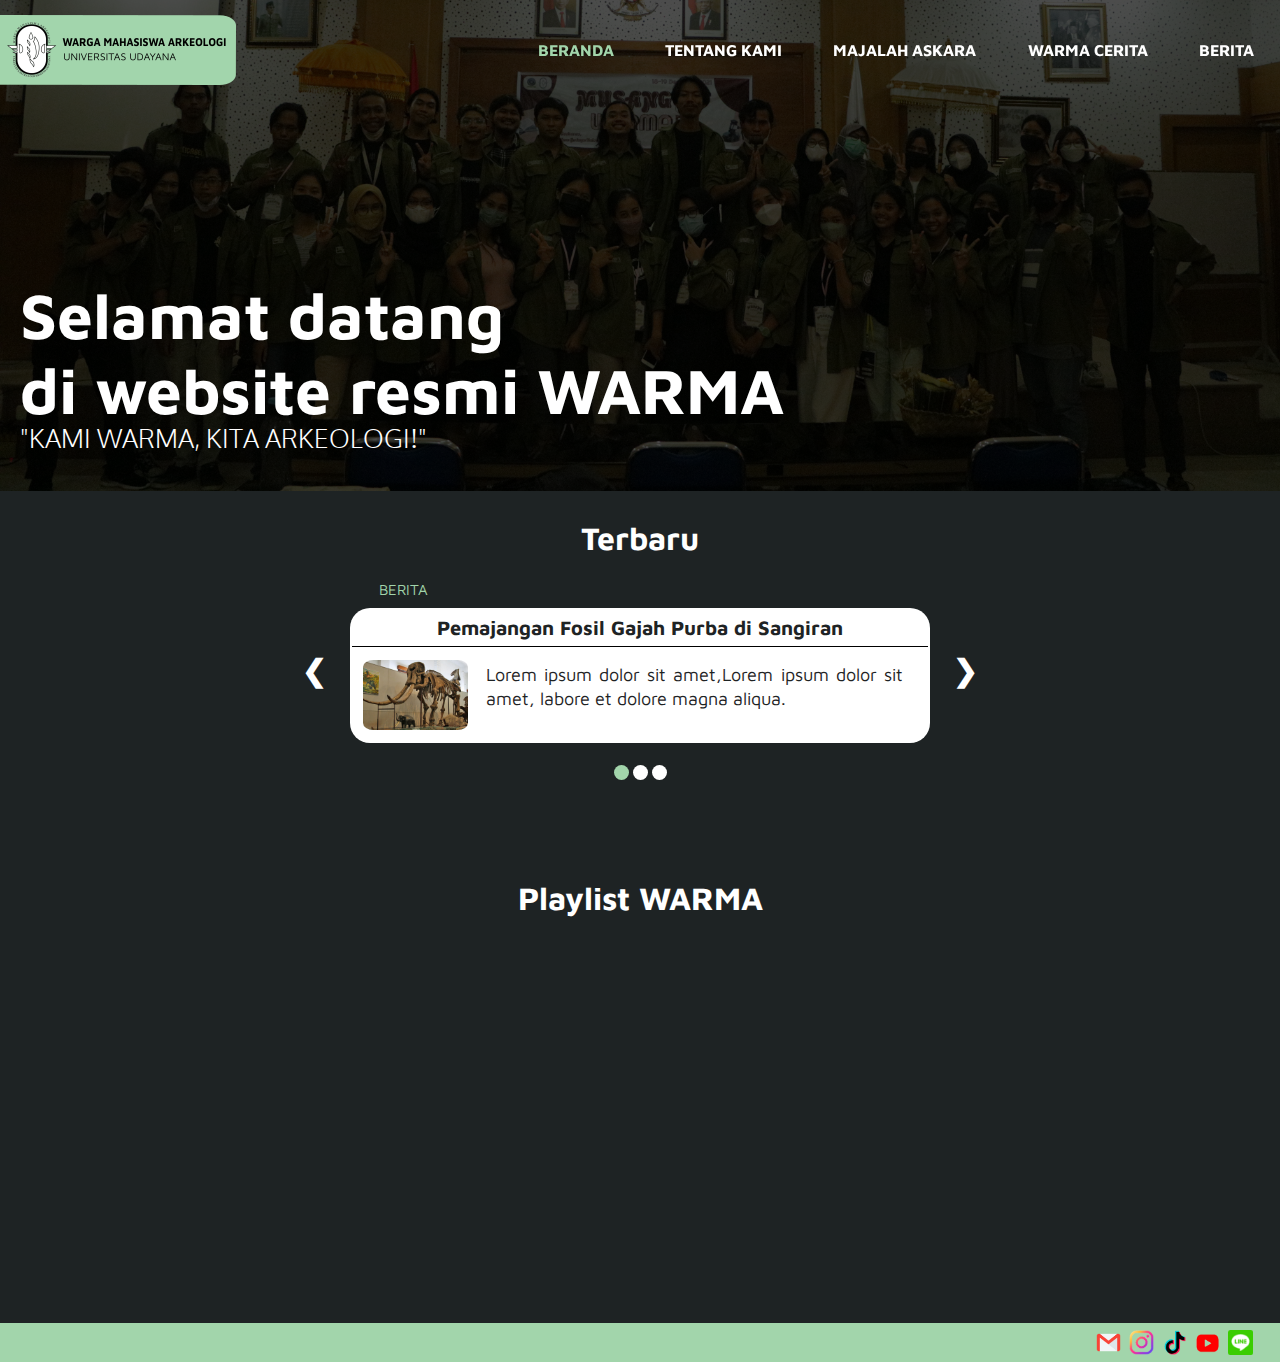
<file: index.html>
<!doctype html>
<html>
	<head>
		<meta name="viewport" content="width=device-width, initial-scale=1"/>
		<link rel="stylesheet" href="assets/css/mainstyles.css"/>
		<title>Selamat datang di website resmi WARMA</title>
		</head>
		<nav>
			<input id="nav-toggle" type="checkbox">
			<div class="logo"><img src="assets/media/img/logo.png"/></div>
				<ul class="links">
					<li><a href="#home" style="color: #A2D5AB;">BERANDA</a></li>
					<li><a href="about.html">TENTANG KAMI</a></li>
					<li><a href="port-askara.html">MAJALAH ASKARA</a></li>
					<li><a href="port-warma-cerita.html">WARMA CERITA</a></li>
					<li><a href="port-berita.html">BERITA</a></li>
				</ul>
			<label for="nav-toggle" class="iconic">
				<div class="line"></div>
				<div class="line"></div>
				<div class="line"></div>
			</label>
		</nav>
	<header>
		<h1 style="font-size:5vw"><b>Selamat datang</b></h1>
		<h1 style="font-size:5vw"><b>di website resmi WARMA</b></h1>
		<p/>
		<p style="font-size:2vw">"KAMI WARMA, KITA ARKEOLOGI!"</p>
    </header>
	<body>
	    <h2 class="new" align="center" style="padding-top: 1vw;"><b>Terbaru</b></h2>
		<p>
<div class="slideshow-container">
  <div class="mySlides fade">
    <div class="context-text">BERITA</div>
	  <table>
		  <tr>
			<th colspan="2" style="border-bottom: 1px solid #000;"><a href="unipage.html" align="center">Pemajangan Fosil Gajah Purba di Sangiran</a></th>
		  </tr>
		  <tr>
    		<td><img class="image-slide" src="assets/media/img/gajah.jpg" ></td>
			<td class="description"><p class="text" style="color: #1E2324;">Lorem ipsum dolor sit amet,Lorem ipsum dolor sit amet, labore et dolore magna aliqua.</p></td>
		  </tr>
	  </table>
  </div>

  <div class="mySlides fade"> 
	  <div class="context-text">WARMA CERITA</div>
    	<table>
		  <tr>
			<th colspan="2" style="border-bottom: 1px solid #000;"><a href="unipage.html" align="center">Pemajangan Fosil Gajah Purba di Sangiran</a></th>
		  </tr>
		  <tr>
    		<td><img class="image-slide" src="assets/media/img/gajah.jpg" ></td>
			<td class="description"><p style="color: #1E2324;">Lorem ipsum dolor sit amet,Lorem ipsum dolor sit amet, labore et dolore magna aliqua.</p></td>
		  </tr>
	  </table>
  </div>
  <div class="mySlides fade">
	  <div class="context-text">MAJALAH ASKARA</div>
	  	<table>
		  <tr>
			<th colspan="2" style="border-bottom: 1px solid #000;"><a href="unipage.html" align="center">Pemajangan Fosil Gajah Purba di Sangiran</a></th>
		  </tr>
		  <tr>
    		<td><img class="image-slide" src="assets/media/img/gajah.jpg" ></td>
			<td class="description"><p style="color: #1E2324;">Lorem ipsum dolor sit amet,Lorem ipsum dolor sit amet, labore et dolore magna aliqua.</p></td>
		  </tr>
	  </table>
  </div>
  <a class="prev" onclick="plusSlides(-1)">&#10094;</a>
  <a class="next" onclick="plusSlides(1)">&#10095;</a>
</div>
<br>
<div style="text-align:center">
  <span class="dot" onclick="currentSlide(1)"></span>
  <span class="dot" onclick="currentSlide(2)"></span>
  <span class="dot" onclick="currentSlide(3)"></span>
</div>
<p/>
<script>
let slideIndex = 1;
showSlides(slideIndex);

function plusSlides(n) {
  showSlides(slideIndex += n);
}

function currentSlide(n) {
  showSlides(slideIndex = n);
}

function showSlides(n) {
  let i;
  let slides = document.getElementsByClassName("mySlides");
  let dots = document.getElementsByClassName("dot");
  if (n > slides.length) {slideIndex = 1}    
  if (n < 1) {slideIndex = slides.length}
  for (i = 0; i < slides.length; i++) {
    slides[i].style.display = "none";  
    }
  for (i = 0; i < dots.length; i++) {
    dots[i].className = dots[i].className.replace(" active", "");
  }
  slides[slideIndex-1].style.display = "block";  
  dots[slideIndex-1].className += " active";
}
</script>
	<div align="center">
		<h2 class="new" style="padding-top: 1vw;"><b>Playlist WARMA</b></h2>
		<iframe class="embed" src="https://www.youtube.com/embed/KaK3lZ2EJnI" frameborder="0" allow="autoplay; encrypted-media; picture-in-picture" allowfullscreen></iframe>
	</div>
	</body>
	<footer>
		<div>
            <div>
				<a href="mailto:warmaunud28@gmail.com" class="link" target="_blank" rel="noopener noreferrer"><img src="assets/media/img/email.png"/ height="25px" width="25px"/></a>
                <a href="https://www.instagram.com/warmaunud/" class="link" target="_blank" rel="noopener noreferrer"><img src="assets/media/img/ig.png"/ height="25px" width="25px"/></a>
                <a href="https://www.tiktok.com/@warmaunud" class="link" target="_blank" rel="noopener noreferrer"><img src="assets/media/img/tk.png" height="25px" width="25px"/></a>
				<a href="https://www.youtube.com/channel/UCrjdNkIeVf4mr_xl1fE5mSQ" class="link" target="_blank" rel="noopener noreferrer"><img src="assets/media/img/yt.png" height="25px" width="25px"/></a>
				<a href="https://liff.line.me/1645278921-kWRPP32q/?accountId=323xbxzs" class="link" target="_blank" rel="noopener noreferrer"><img src="assets/media/img/line.png"/ height="25px" width="25px"/></a>
            </div>
        </div>
	</footer>
</html>
</file>
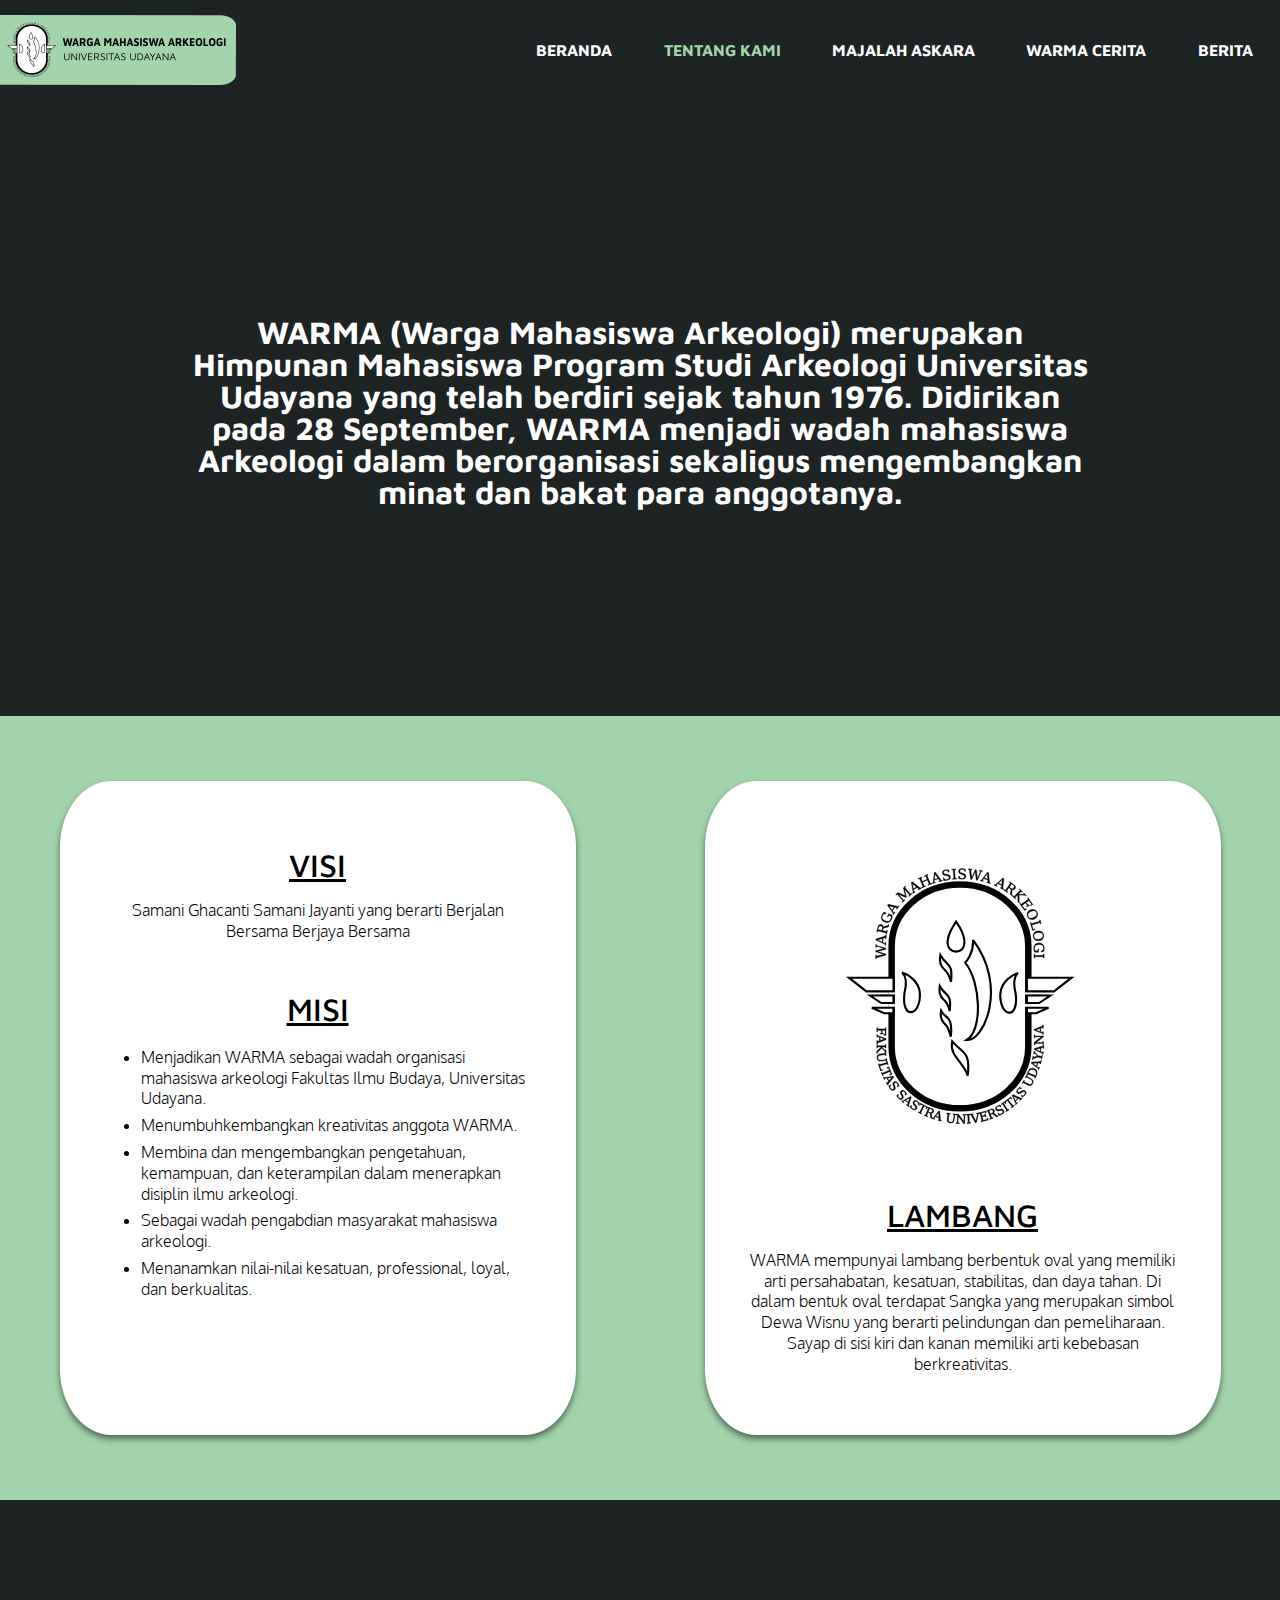
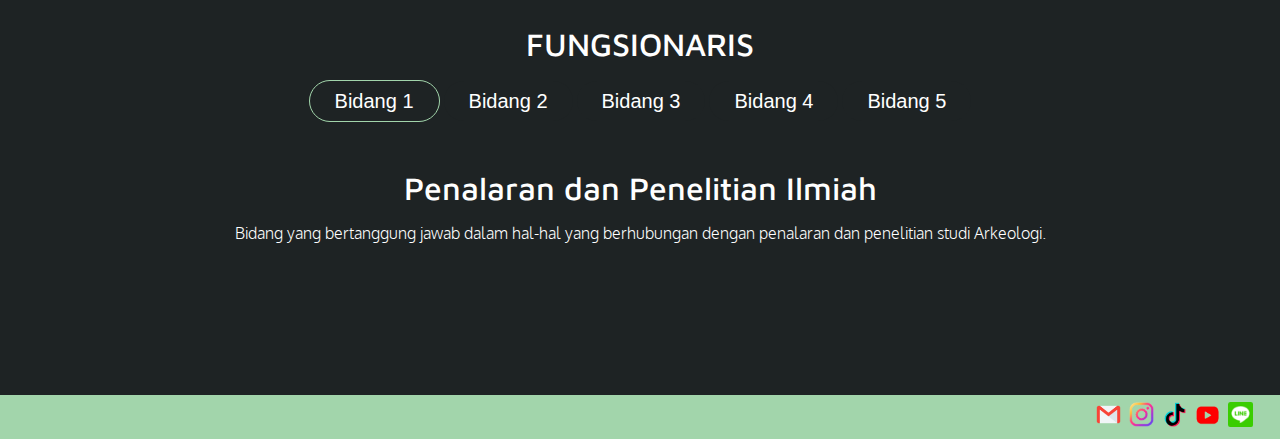
<file: about.html>
<!doctype html>
<html>
	<head>
		<meta name="viewport" content="width=device-width, initial-scale=1"/>
		<link rel="stylesheet" href="assets/css/about-styles.css"/>
		<title>WARMA CERITA - WARMA UDAYANA</title>
		</head>
		<header>
		<nav>
			<input id="nav-toggle" type="checkbox"/>
			<div class="logo"><img src="assets/media/img/logo.png"/></div>
				<ul class="links">
					<li><a href="index.html">BERANDA</a></li>
					<li><a href="#" style="color: #A2D5AB;">TENTANG KAMI</a></li>
					<li><a href="port-askara.html">MAJALAH ASKARA</a></li>
					<li><a href="port-warma-cerita.html">WARMA CERITA</a></li>
					<li><a href="port-berita.html">BERITA</a></li>
				</ul>
			<label for="nav-toggle" class="iconic">
				<div class="line"></div>
				<div class="line"></div>
				<div class="line"></div>
			</label>
		</nav>
			<div class="content">
			<h1 align="center"><b>WARMA (Warga Mahasiswa Arkeologi) merupakan Himpunan Mahasiswa Program Studi Arkeologi Universitas Udayana yang telah berdiri sejak tahun 1976. Didirikan pada 28 September, WARMA menjadi wadah mahasiswa Arkeologi dalam berorganisasi sekaligus mengembangkan minat dan bakat para anggotanya.</b></h1>
			</div>
		</header>
	<body>
		<div class="vision">
			<div class="tab">
			<table>
					<tr>
						<td><h2 align="center"><u>VISI</u></h2>
							<p align="center">Samani Ghacanti Samani Jayanti yang berarti Berjalan Bersama Berjaya Bersama</p>
							<p/>
							<h2 align="center"><u>MISI</u></h2>
								<ul>
									<li>Menjadikan WARMA sebagai wadah organisasi mahasiswa arkeologi Fakultas Ilmu Budaya, Universitas Udayana.</li>
									<li>Menumbuhkembangkan kreativitas anggota WARMA.</li>
									<li>Membina dan mengembangkan pengetahuan, kemampuan, dan keterampilan dalam menerapkan disiplin ilmu arkeologi.</li>
									<li>Sebagai wadah pengabdian masyarakat mahasiswa arkeologi.</li>
									<li>Menanamkan nilai-nilai kesatuan, professional, loyal, dan berkualitas.</li>
								</ul>
							</td>
						</tr>
				</table>
			</div>
			<div class="tab">
				<table>
					<tr>
						<td><img src="assets/media/img/v-logo.svg" class="img" width="250px" height="350px"/>
							<h2 align="center"><u>LAMBANG</u></h2>
							<p align="center">WARMA mempunyai lambang berbentuk oval yang memiliki arti persahabatan, kesatuan, stabilitas, dan daya tahan. Di dalam bentuk oval terdapat Sangka yang merupakan simbol Dewa Wisnu yang berarti pelindungan dan pemeliharaan. Sayap di sisi kiri dan kanan memiliki arti kebebasan berkreativitas.</p>
						</td>
					</tr>
				</table>
			</div>
		</div>
		<div class="content">
			<h2 align="center">FUNGSIONARIS</h2>
				<div class="funx" role="navigation" align="center">
  					<button class="tablinks" onclick="openFunx(event, 'Bidang1')" id="defaultOpen">Bidang 1</button>
  					<button class="tablinks" onclick="openFunx(event, 'Bidang2')">Bidang 2</button>
  					<button class="tablinks" onclick="openFunx(event, 'Bidang3')">Bidang 3</button>
					<button class="tablinks" onclick="openFunx(event, 'Bidang4')">Bidang 4</button>
					<button class="tablinks" onclick="openFunx(event, 'Bidang5')">Bidang 5</button>
				</div>
				<div id="Bidang1" class="funxcontent" align="center">
  					<h2>Penalaran dan Penelitian Ilmiah</h2>
  					<p>Bidang yang bertanggung jawab dalam hal-hal yang berhubungan dengan penalaran dan penelitian studi Arkeologi.</p>
				</div>
				<div id="Bidang2" class="funxcontent" align="center">
					<h2>Hubungan Masyarakat</h2>
					<p>Bidang yang bertanggung jawab dalam menjalin hubungan dengan pihak internal (WARMA) dan eksternal (di luar WARMA).</p> 
				</div>
				<div id="Bidang3" class="funxcontent" align="center">
  					<h2>Logistik</h2>
  					<p>Bidang yang bertanggung jawab dalam hal pendataan peralatan dan perlengkapan WARMA.</p>
				</div>
				<div id="Bidang4" class="funxcontent" align="center">
  					<h2>Minat dan Bakat</h2>
  					<p>Bidang yang berfungsi sebagai wadah atau sarana penyalur minat dan bakat anggota WARMA</p>
				</div>
				<div id="Bidang5" class="funxcontent" align="center">
  					<h2>Dana dan Usaha</h2>
  					<p>Bidang yang bertanggung jawab dalam penggalangan dana, baik dalam bentuk usaha, atau lainnya demi kepentingan WARMA</p>
				</div>
<script>
function openFunx(evt, cityName) {
  	var i, funxcontent, tablinks;
  	funxcontent = document.getElementsByClassName("funxcontent");
  	for (i = 0; i < funxcontent.length; i++) {
    	funxcontent[i].style.display = "none";
  	}
  	tablinks = document.getElementsByClassName("tablinks");
  	for (i = 0; i < tablinks.length; i++) {
    	tablinks[i].className = tablinks[i].className.replace(" active", "");
  	}
  	document.getElementById(cityName).style.display = "block";
  	evt.currentTarget.className += " active";
	}
document.getElementById("defaultOpen").click();
</script>
		</div>
	</body>
	<footer>
		<div>
            <div>
                <a href="mailto:warmaunud28@gmail.com" target="_blank" rel="noopener noreferrer"><img src="assets/media/img/email.png"/ height="25px" width="25px"/></a>
                <a href="https://www.instagram.com/warmaunud/" target="_blank" rel="noopener noreferrer"><img src="assets/media/img/ig.png"/ height="25px" width="25px"/></a>
                <a href="https://www.tiktok.com/@warmaunud" target="_blank" rel="noopener noreferrer"><img src="assets/media/img/tk.png" height="25px" width="25px"/></a>
				<a href="https://www.youtube.com/channel/UCrjdNkIeVf4mr_xl1fE5mSQ" target="_blank" rel="noopener noreferrer"><img src="assets/media/img/yt.png" height="25px" width="25px"/></a>
				<a href="https://liff.line.me/1645278921-kWRPP32q/?accountId=323xbxzs" target="_blank" rel="noopener noreferrer"><img src="assets/media/img/line.png"/ height="25px" width="25px"/></a>
            </div>
        </div>
	</footer>
</html>
</file>
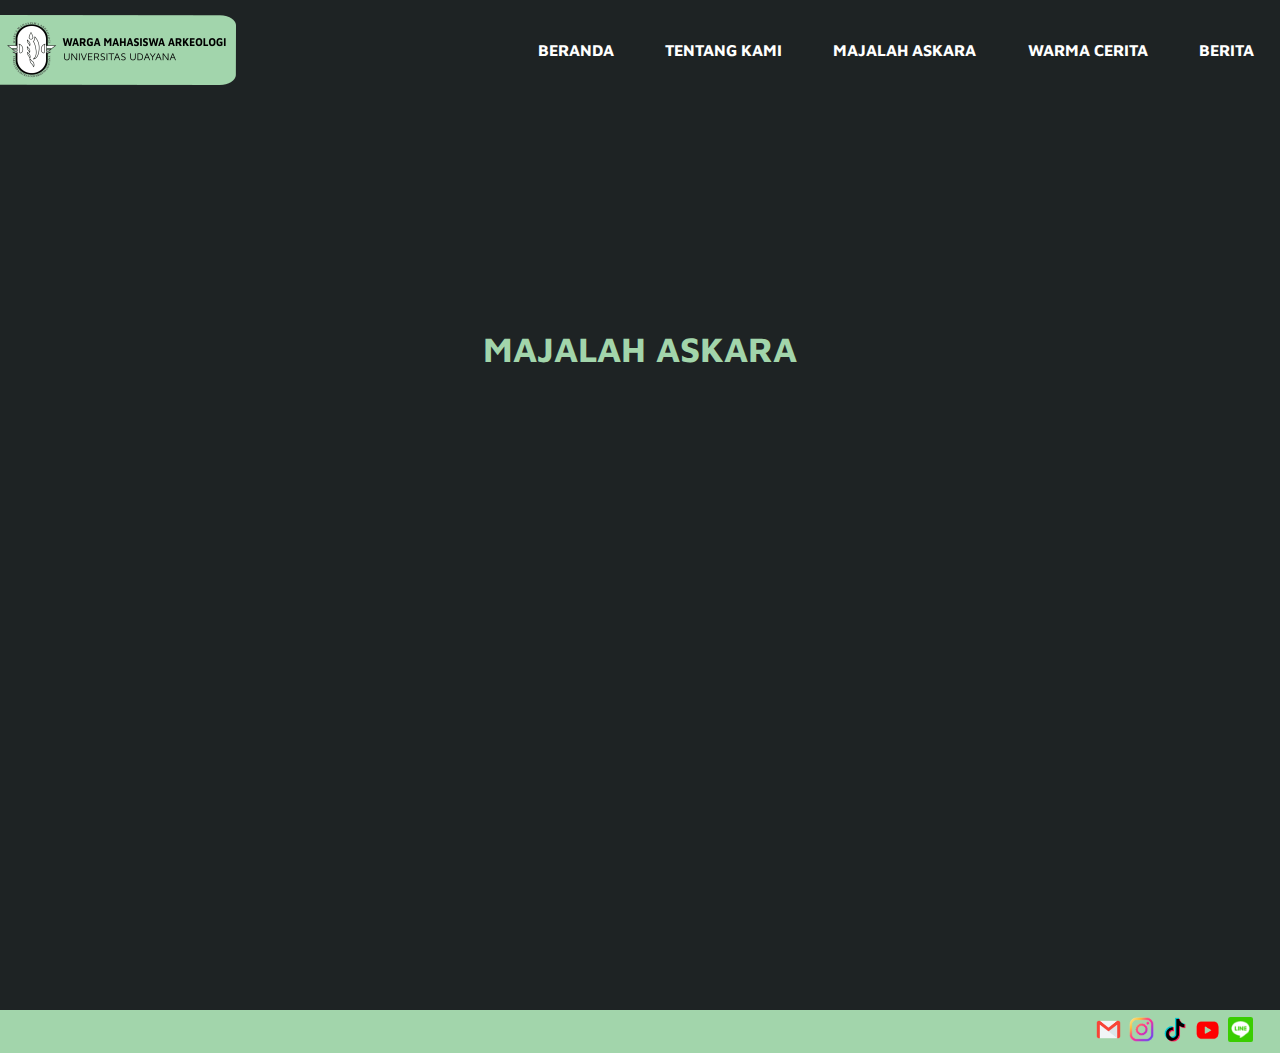
<file: askara.html>
<!doctype html>
<html>
	<head>
		<meta name="viewport" content="width=device-width, initial-scale=1"/>
		<link rel="stylesheet" href="assets/css/askara-styles.css"/>
		<title>Selamat datang di website resmi WARMA</title>
		</head>
		<nav>
			<input id="nav-toggle" type="checkbox"/>
			<div class="logo"><img src="assets/media/img/logo.png"/></div>
				<ul class="links">
					<li><a href="index.html">BERANDA</a></li>
					<li><a href="about.html">TENTANG KAMI</a></li>
					<li><a href="port-askara.html">MAJALAH ASKARA</a></li>
					<li><a href="port-warma-cerita.html">WARMA CERITA</a></li>
					<li><a href="port-berita.html">BERITA</a></li>
				</ul>
			<label for="nav-toggle" class="iconic">
				<div class="line"></div>
				<div class="line"></div>
				<div class="line"></div>
			</label>
		</nav>
	<header>
		<div>
			<h1 align="center"><b>MAJALAH ASKARA</b></h1>
		</div>
    </header>
	<body>
		<div>
			<div align="center">
			<iframe src="https://archive.org/embed/askara-april-2021" frameborder="0" webkitallowfullscreen="true" mozallowfullscreen="true" allowfullscreen></iframe>
			</div>
		</div>
	</body>
	<footer>
		<div>
            <div>
				<a href="mailto:warmaunud28@gmail.com" class="link" target="_blank" rel="noopener noreferrer"><img src="assets/media/img/email.png"/ height="25px" width="25px"/></a>
                <a href="https://www.instagram.com/warmaunud/" class="link" target="_blank" rel="noopener noreferrer"><img src="assets/media/img/ig.png"/ height="25px" width="25px"/></a>
                <a href="https://www.tiktok.com/@warmaunud" class="link" target="_blank" rel="noopener noreferrer"><img src="assets/media/img/tk.png" height="25px" width="25px"/></a>
				<a href="https://www.youtube.com/channel/UCrjdNkIeVf4mr_xl1fE5mSQ" class="link" target="_blank" rel="noopener noreferrer"><img src="assets/media/img/yt.png" height="25px" width="25px"/></a>
				<a href="https://liff.line.me/1645278921-kWRPP32q/?accountId=323xbxzs" class="link" target="_blank" rel="noopener noreferrer"><img src="assets/media/img/line.png"/ height="25px" width="25px"/></a>
            </div>
        </div>
	</footer>
</html>
</file>
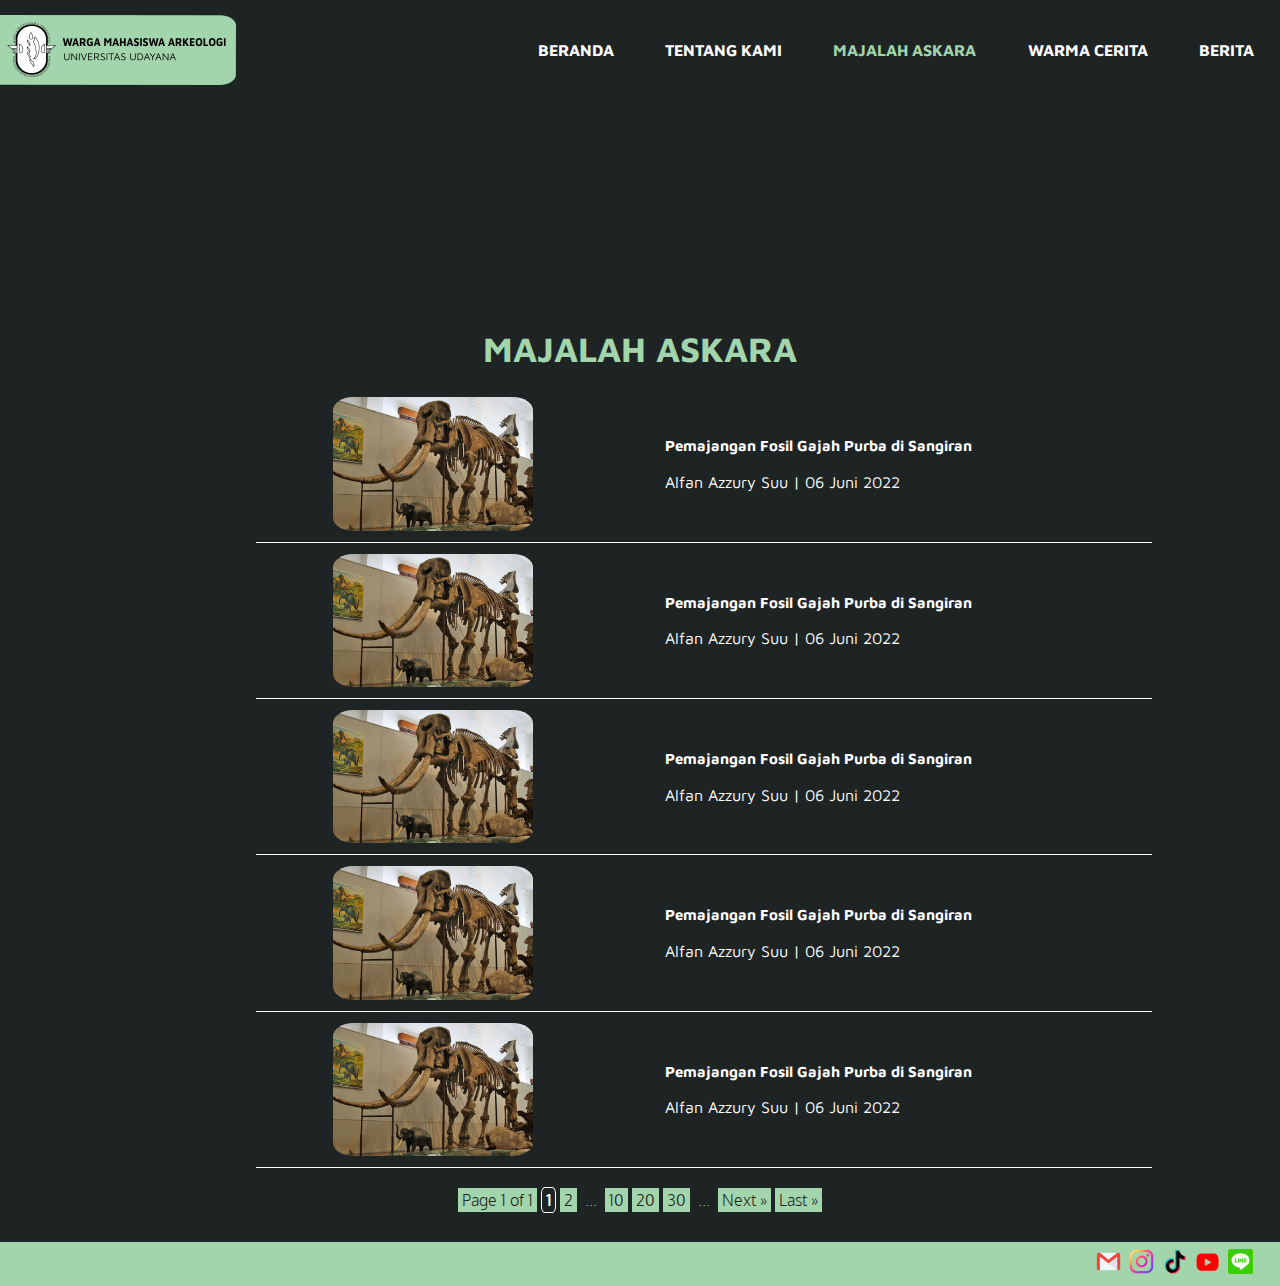
<file: port-askara.html>
<!doctype html>
<html>
	<head>
		<meta name="viewport" content="width=device-width, initial-scale=1"/>
		<link rel="stylesheet" href="assets/css/port-styles.css"/>
		<title>WARMA CERITA - WARMA UDAYANA</title>
		</head>
		<header>
		<nav>
			<input id="nav-toggle" type="checkbox">
			<div class="logo"><img src="assets/media/img/logo.png"/></div>
				<ul class="links">
					<li><a href="index.html">BERANDA</a></li>
					<li><a href="about.html">TENTANG KAMI</a></li>
					<li><a href="#" style="color: #A2D5AB;">MAJALAH ASKARA</a></li>
					<li><a href="port-warma-cerita.html">WARMA CERITA</a></li>
					<li><a href="port-berita.html">BERITA</a></li>
				</ul>
			<label for="nav-toggle" class="iconic">
				<div class="line"></div>
				<div class="line"></div>
				<div class="line"></div>
			</label>
		</nav>
			<div>
			<h1 align="center"><b>MAJALAH ASKARA</b></h1>
			</div>
		</header>
	<body>
		<div>
			<table>
				<tr>
					<td><img src="assets/media/img/gajah.jpg" /></td>
					<td><p><a href="unipage.html">Pemajangan Fosil Gajah Purba di Sangiran</a></p>
						<p align="left">Alfan Azzury Suu | 06 Juni 2022</p>
					</td>
				</tr>
				<tr>
					<td><img src="assets/media/img/gajah.jpg" /></td>
					<td><p><a href="unipage.html">Pemajangan Fosil Gajah Purba di Sangiran</a></p>
						<p align="left">Alfan Azzury Suu | 06 Juni 2022</p>
					</td>
				</tr>
				<tr>
					<td><img src="assets/media/img/gajah.jpg" /></td>
					<td><p><a href="unipage.html">Pemajangan Fosil Gajah Purba di Sangiran</a></p>
						<p align="left">Alfan Azzury Suu | 06 Juni 2022</p>
					</td>
				</tr>
				<tr>
					<td><img src="assets/media/img/gajah.jpg" /></td>
					<td><p><a href="unipage.html">Pemajangan Fosil Gajah Purba di Sangiran</a></p>
						<p align="left">Alfan Azzury Suu | 06 Juni 2022</p>
					</td>
				</tr>
				<tr>
					<td><img src="assets/media/img/gajah.jpg" /></td>
					<td><p><a href="unipage.html">Pemajangan Fosil Gajah Purba di Sangiran</a></p>
						<p align="left">Alfan Azzury Suu | 06 Juni 2022</p>
					</td>
				</tr>
			</table>
		</div>
		<div class="wp-pagenavi" role="navigation" align="center">
			<span class="pages">Page 1 of 1</span><span aria-current="page" class="current">1</span><a class="page larger" title="Page 2" href="https://www.instagram.com/warmaunud/">2</a><span class="extend">...</span><a class="larger page" title="Page 10" href="#">10</a><a class="larger page" title="Page 20" href="#">20</a><a class="larger page" title="Page 30" href="#">30</a><span class="extend">...</span><a class="nextpostslink" rel="next" aria-label="Next Page" href="#">Next »</a><a class="last" aria-label="Last Page" href="#">Last »</a>
		</div>
	</body>
	<footer>
		<div>
            <div>
                <a href="mailto:warmaunud28@gmail.com" target="_blank" rel="noopener noreferrer"><img src="assets/media/img/email.png"/ height="25px" width="25px"/></a>
                <a href="https://www.instagram.com/warmaunud/" target="_blank" rel="noopener noreferrer"><img src="assets/media/img/ig.png"/ height="25px" width="25px"/></a>
                <a href="https://www.tiktok.com/@warmaunud" target="_blank" rel="noopener noreferrer"><img src="assets/media/img/tk.png" height="25px" width="25px"/></a>
				<a href="https://www.youtube.com/channel/UCrjdNkIeVf4mr_xl1fE5mSQ" target="_blank" rel="noopener noreferrer"><img src="assets/media/img/yt.png" height="25px" width="25px"/></a>
				<a href="https://liff.line.me/1645278921-kWRPP32q/?accountId=323xbxzs" target="_blank" rel="noopener noreferrer"><img src="assets/media/img/line.png"/ height="25px" width="25px"/></a>
            </div>
        </div>
	</footer>
</html>
</file>
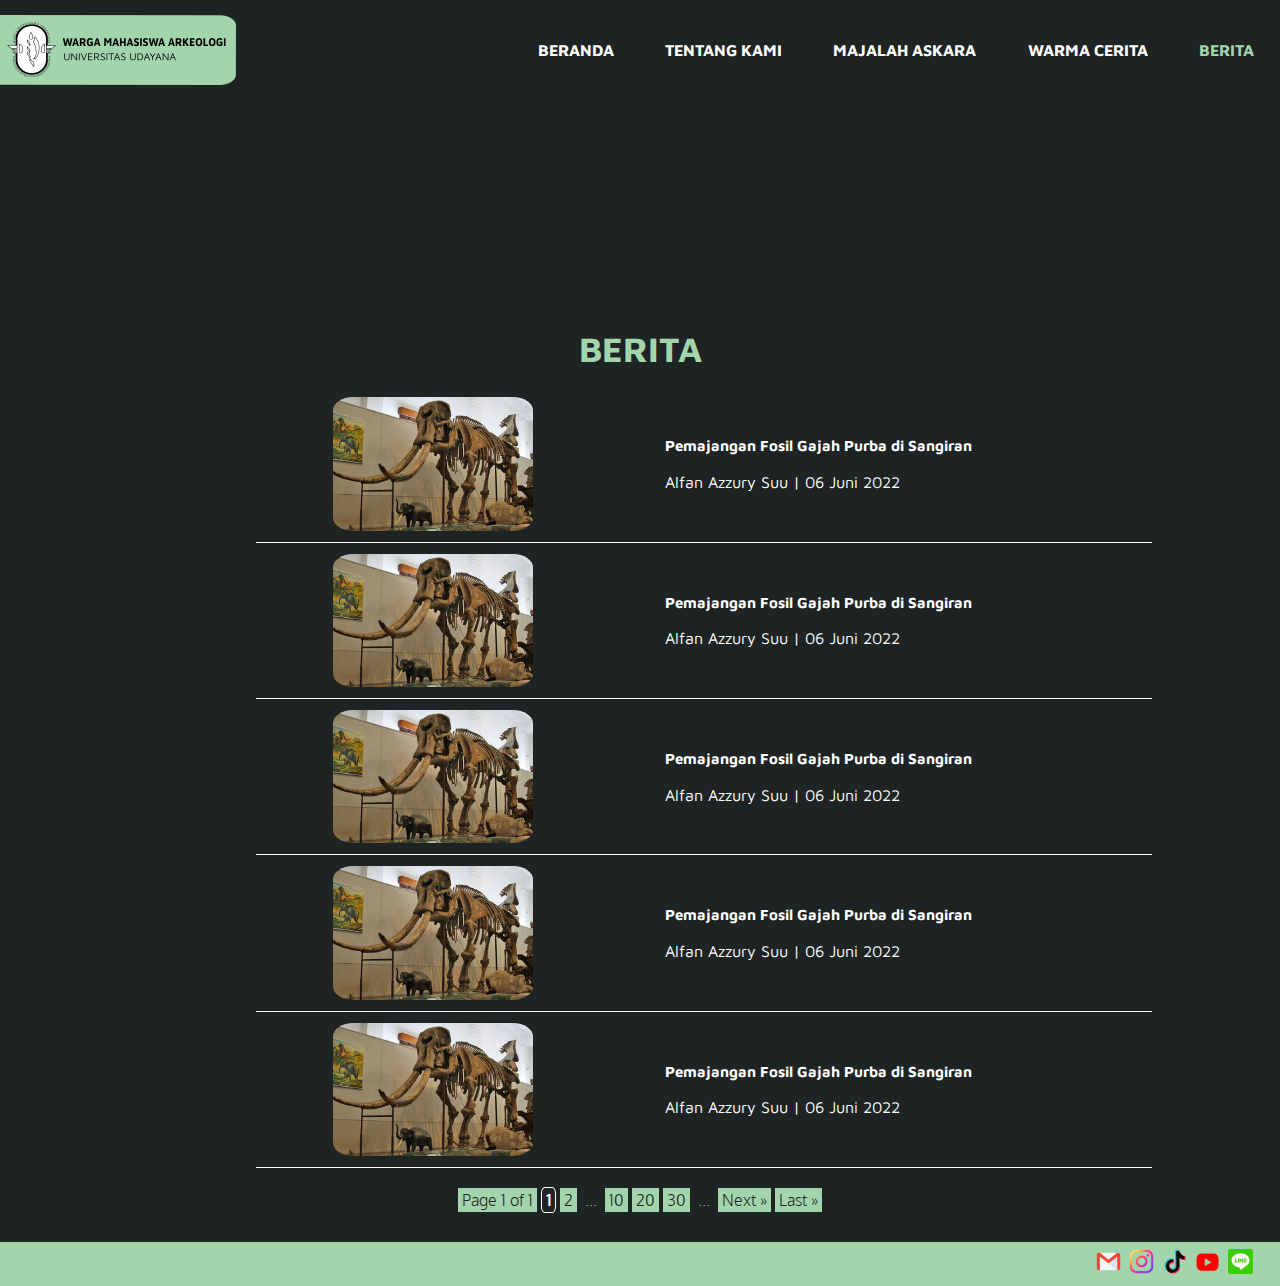
<file: port-berita.html>
<!doctype html>
<html>
	<head>
		<meta name="viewport" content="width=device-width, initial-scale=1"/>
		<link rel="stylesheet" href="assets/css/port-styles.css"/>
		<title>WARMA CERITA - WARMA UDAYANA</title>
		</head>
		<header>
		<nav>
			<input id="nav-toggle" type="checkbox">
			<div class="logo"><img src="assets/media/img/logo.png"/></div>
				<ul class="links">
					<li><a href="index.html">BERANDA</a></li>
					<li><a href="about.html">TENTANG KAMI</a></li>
					<li><a href="port-askara.html">MAJALAH ASKARA</a></li>
					<li><a href="port-warma-cerita.html">WARMA CERITA</a></li>
					<li><a href="#" style="color: #A2D5AB;">BERITA</a></li>
				</ul>
			<label for="nav-toggle" class="iconic">
				<div class="line"></div>
				<div class="line"></div>
				<div class="line"></div>
			</label>
		</nav>
			<div>
			<h1 align="center"><b>BERITA</b></h1>
			</div>
		</header>
	<body>
		<div>
			<table>
				<tr>
					<td><img src="assets/media/img/gajah.jpg" /></td>
					<td><p><a href="unipage.html">Pemajangan Fosil Gajah Purba di Sangiran</a></p>
						<p align="left">Alfan Azzury Suu | 06 Juni 2022</p>
					</td>
				</tr>
				<tr>
					<td><img src="assets/media/img/gajah.jpg" /></td>
					<td><p><a href="unipage.html">Pemajangan Fosil Gajah Purba di Sangiran</a></p>
						<p align="left">Alfan Azzury Suu | 06 Juni 2022</p>
					</td>
				</tr>
				<tr>
					<td><img src="assets/media/img/gajah.jpg" /></td>
					<td><p><a href="unipage.html">Pemajangan Fosil Gajah Purba di Sangiran</a></p>
						<p align="left">Alfan Azzury Suu | 06 Juni 2022</p>
					</td>
				</tr>
				<tr>
					<td><img src="assets/media/img/gajah.jpg" /></td>
					<td><p><a href="unipage.html">Pemajangan Fosil Gajah Purba di Sangiran</a></p>
						<p align="left">Alfan Azzury Suu | 06 Juni 2022</p>
					</td>
				</tr>
				<tr>
					<td><img src="assets/media/img/gajah.jpg" /></td>
					<td><p><a href="unipage.html">Pemajangan Fosil Gajah Purba di Sangiran</a></p>
						<p align="left">Alfan Azzury Suu | 06 Juni 2022</p>
					</td>
				</tr>
			</table>
		</div>
		<div class="wp-pagenavi" role="navigation" align="center">
			<span class="pages">Page 1 of 1</span><span aria-current="page" class="current">1</span><a class="page larger" title="Page 2" href="https://www.instagram.com/warmaunud/">2</a><span class="extend">...</span><a class="larger page" title="Page 10" href="#">10</a><a class="larger page" title="Page 20" href="#">20</a><a class="larger page" title="Page 30" href="#">30</a><span class="extend">...</span><a class="nextpostslink" rel="next" aria-label="Next Page" href="#">Next »</a><a class="last" aria-label="Last Page" href="#">Last »</a>
		</div>
	</body>
	<footer>
		<div>
            <div>
                <a href="mailto:warmaunud28@gmail.com" target="_blank" rel="noopener noreferrer"><img src="assets/media/img/email.png"/ height="25px" width="25px"/></a>
                <a href="https://www.instagram.com/warmaunud/" target="_blank" rel="noopener noreferrer"><img src="assets/media/img/ig.png"/ height="25px" width="25px"/></a>
                <a href="https://www.tiktok.com/@warmaunud" target="_blank" rel="noopener noreferrer"><img src="assets/media/img/tk.png" height="25px" width="25px"/></a>
				<a href="https://www.youtube.com/channel/UCrjdNkIeVf4mr_xl1fE5mSQ" target="_blank" rel="noopener noreferrer"><img src="assets/media/img/yt.png" height="25px" width="25px"/></a>
				<a href="https://liff.line.me/1645278921-kWRPP32q/?accountId=323xbxzs" target="_blank" rel="noopener noreferrer"><img src="assets/media/img/line.png"/ height="25px" width="25px"/></a>
            </div>
        </div>
	</footer>
</html>
</file>
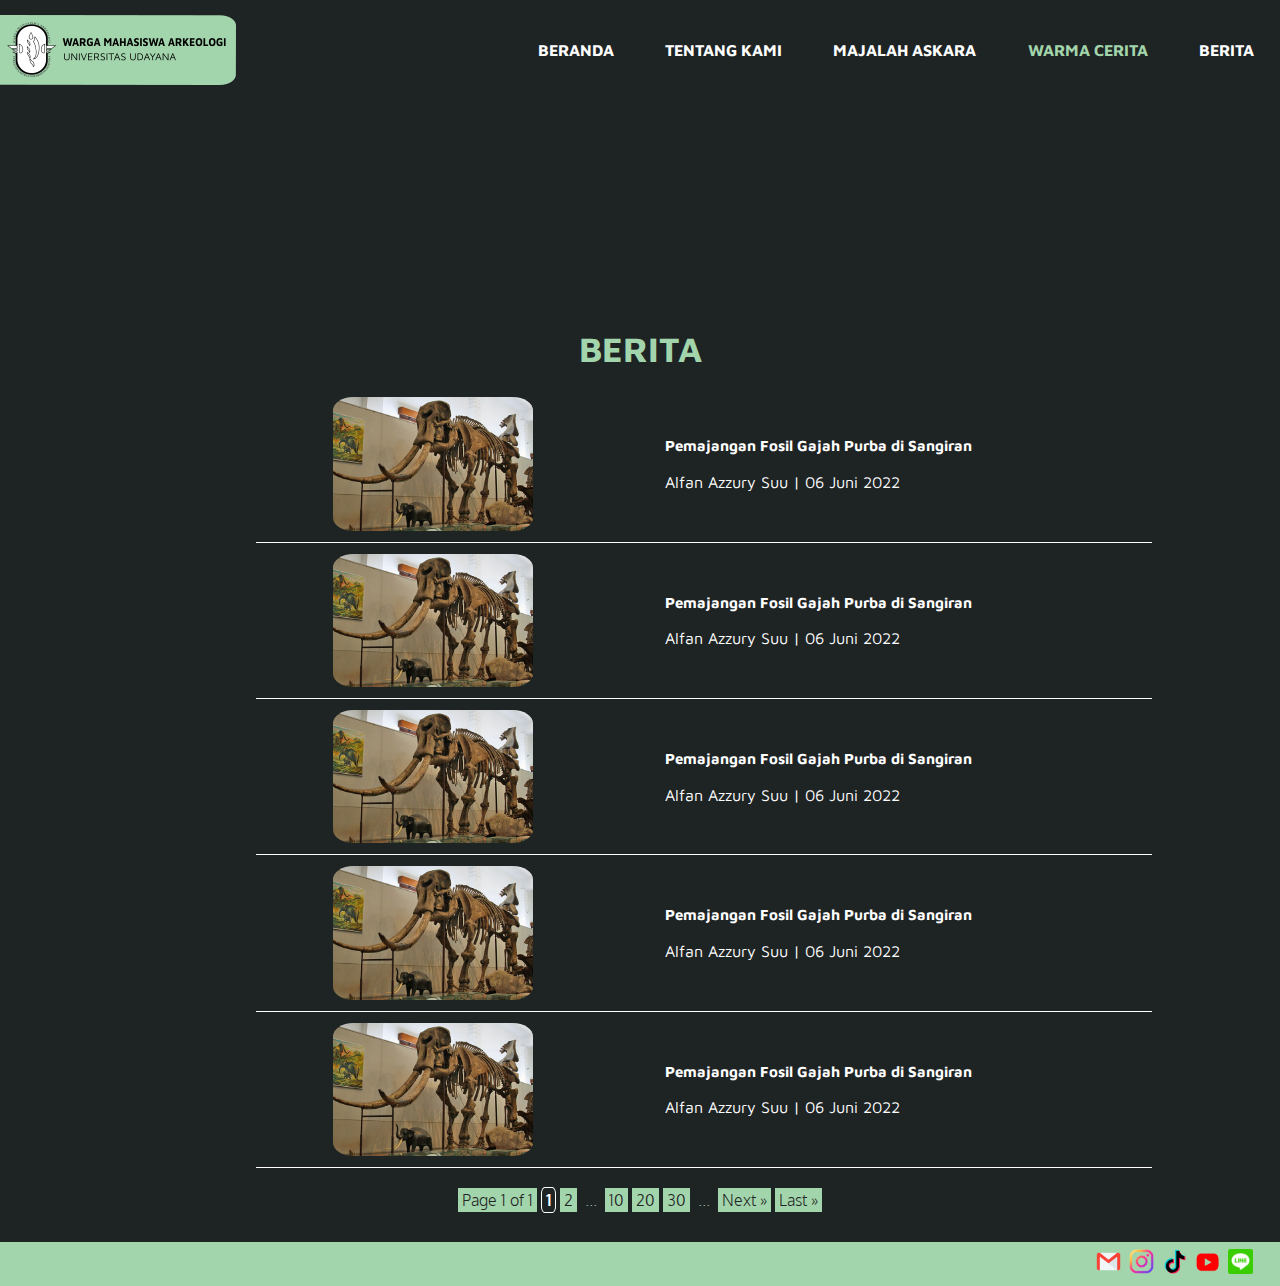
<file: port-warma-cerita.html>
<!doctype html>
<html>
	<head>
		<meta name="viewport" content="width=device-width, initial-scale=1"/>
		<link rel="stylesheet" href="assets/css/port-styles.css"/>
		<title>WARMA CERITA - WARMA UDAYANA</title>
		</head>
		<header>
		<nav>
			<input id="nav-toggle" type="checkbox">
			<div class="logo"><img src="assets/media/img/logo.png"/></div>
				<ul class="links">
					<li><a href="index.html">BERANDA</a></li>
					<li><a href="about.html">TENTANG KAMI</a></li>
					<li><a href="port-askara.html">MAJALAH ASKARA</a></li>
					<li><a href="#" style="color: #A2D5AB;">WARMA CERITA</a></li>
					<li><a href="port-berita.html">BERITA</a></li>
				</ul>
			<label for="nav-toggle" class="iconic">
				<div class="line"></div>
				<div class="line"></div>
				<div class="line"></div>
			</label>
		</nav>
			<div>
			<h1 align="center"><b>BERITA</b></h1>
			</div>
		</header>
	<body>
		<div>
			<table>
				<tr>
					<td><img src="assets/media/img/gajah.jpg" /></td>
					<td><p><a href="unipage.html">Pemajangan Fosil Gajah Purba di Sangiran</a></p>
						<p align="left">Alfan Azzury Suu | 06 Juni 2022</p>
					</td>
				</tr>
				<tr>
					<td><img src="assets/media/img/gajah.jpg" /></td>
					<td><p><a href="unipage.html">Pemajangan Fosil Gajah Purba di Sangiran</a></p>
						<p align="left">Alfan Azzury Suu | 06 Juni 2022</p>
					</td>
				</tr>
				<tr>
					<td><img src="assets/media/img/gajah.jpg" /></td>
					<td><p><a href="unipage.html">Pemajangan Fosil Gajah Purba di Sangiran</a></p>
						<p align="left">Alfan Azzury Suu | 06 Juni 2022</p>
					</td>
				</tr>
				<tr>
					<td><img src="assets/media/img/gajah.jpg" /></td>
					<td><p><a href="unipage.html">Pemajangan Fosil Gajah Purba di Sangiran</a></p>
						<p align="left">Alfan Azzury Suu | 06 Juni 2022</p>
					</td>
				</tr>
				<tr>
					<td><img src="assets/media/img/gajah.jpg" /></td>
					<td><p><a href="unipage.html">Pemajangan Fosil Gajah Purba di Sangiran</a></p>
						<p align="left">Alfan Azzury Suu | 06 Juni 2022</p>
					</td>
				</tr>
			</table>
		</div>
		<div class="wp-pagenavi" role="navigation" align="center">
			<span class="pages">Page 1 of 1</span><span aria-current="page" class="current">1</span><a class="page larger" title="Page 2" href="https://www.instagram.com/warmaunud/">2</a><span class="extend">...</span><a class="larger page" title="Page 10" href="#">10</a><a class="larger page" title="Page 20" href="#">20</a><a class="larger page" title="Page 30" href="#">30</a><span class="extend">...</span><a class="nextpostslink" rel="next" aria-label="Next Page" href="#">Next »</a><a class="last" aria-label="Last Page" href="#">Last »</a>
		</div>
	</body>
	<footer>
		<div>
            <div>
                <a href="mailto:warmaunud28@gmail.com" target="_blank" rel="noopener noreferrer"><img src="assets/media/img/email.png"/ height="25px" width="25px"/></a>
                <a href="https://www.instagram.com/warmaunud/" target="_blank" rel="noopener noreferrer"><img src="assets/media/img/ig.png"/ height="25px" width="25px"/></a>
                <a href="https://www.tiktok.com/@warmaunud" target="_blank" rel="noopener noreferrer"><img src="assets/media/img/tk.png" height="25px" width="25px"/></a>
				<a href="https://www.youtube.com/channel/UCrjdNkIeVf4mr_xl1fE5mSQ" target="_blank" rel="noopener noreferrer"><img src="assets/media/img/yt.png" height="25px" width="25px"/></a>
				<a href="https://liff.line.me/1645278921-kWRPP32q/?accountId=323xbxzs" target="_blank" rel="noopener noreferrer"><img src="assets/media/img/line.png"/ height="25px" width="25px"/></a>
            </div>
        </div>
	</footer>
</html>
</file>
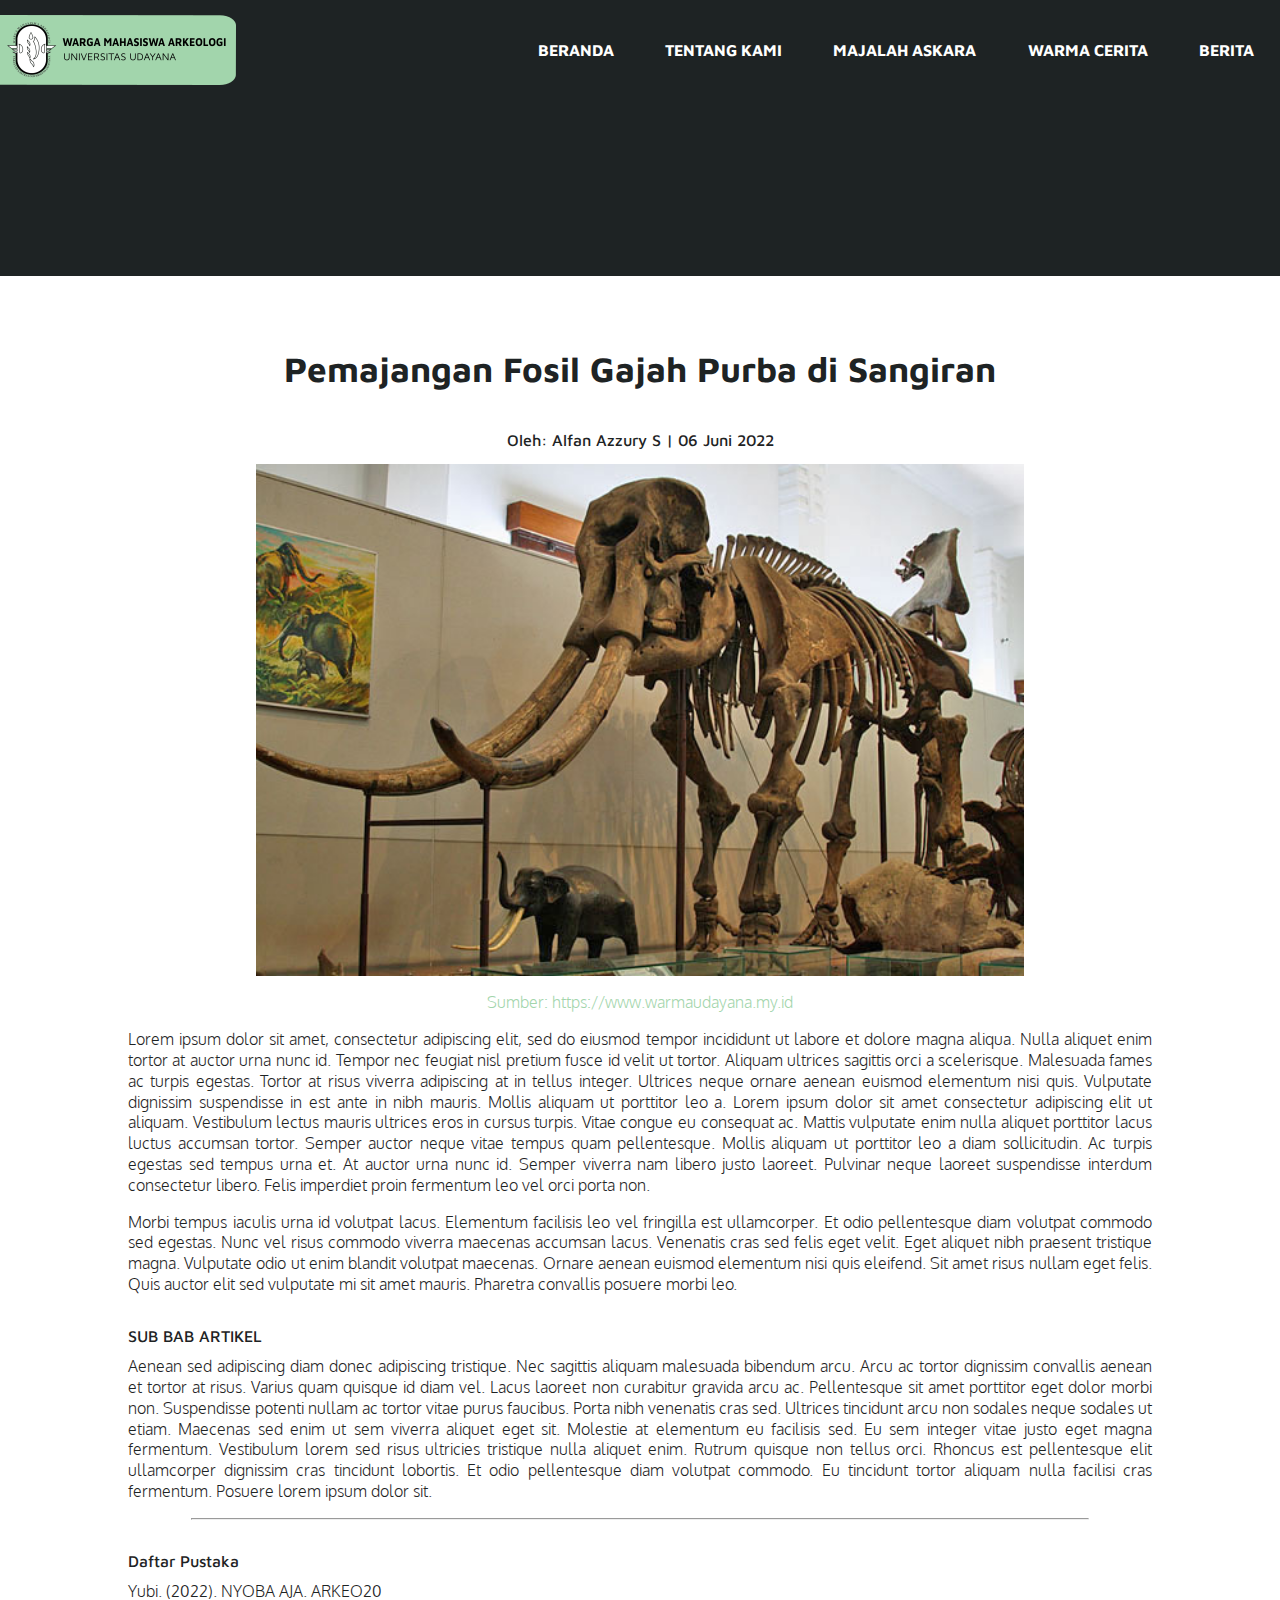
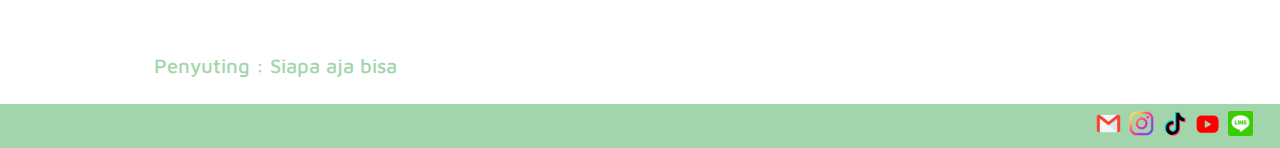
<file: unipage.html>
<!doctype html>
<html>
	<head>
		<meta name="viewport" content="width=device-width, initial-scale=1"/>
		<link rel="stylesheet" href="assets/css/universal-styles.css"/>
		<title>SANGIRAN</title>
		</head>
		<header>
		<nav>
			<input id="nav-toggle" type="checkbox">
			<div class="logo"><img src="assets/media/img/logo.png"/></div>
				<ul class="links">
					<li><a href="index.html">BERANDA</a></li>
					<li><a href="#">TENTANG KAMI</a></li>
					<li><a href="#">MAJALAH ASKARA</a></li>
					<li><a href="portpage.html">WARMA CERITA</a></li>
					<li><a href="#">BERITA</a></li>
				</ul>
			<label for="nav-toggle" class="iconic">
				<div class="line"></div>
				<div class="line"></div>
				<div class="line"></div>
			</label>
		</nav>
		</header>
	<body>
		<h1 align="center"><b>Pemajangan Fosil Gajah Purba di Sangiran</b></h1>
		<h6 align="center" style="padding-bottom: 1%;">Oleh: Alfan Azzury S | 06 Juni 2022</h6>
		<div><img class="img" src="assets/media/img/gajah.jpg"/><div>
		<p align="center" style="color: #A2D5AB;">Sumber: https://www.warmaudayana.my.id<p>
		<div style="text-align:justify ;">
			<p>Lorem ipsum dolor sit amet, consectetur adipiscing elit, sed do eiusmod tempor incididunt ut labore et dolore magna aliqua. Nulla aliquet enim tortor at auctor urna nunc id. Tempor nec feugiat nisl pretium fusce id velit ut tortor. Aliquam ultrices sagittis orci a scelerisque. Malesuada fames ac turpis egestas. Tortor at risus viverra adipiscing at in tellus integer. Ultrices neque ornare aenean euismod elementum nisi quis. Vulputate dignissim suspendisse in est ante in nibh mauris. Mollis aliquam ut porttitor leo a. Lorem ipsum dolor sit amet consectetur adipiscing elit ut aliquam. Vestibulum lectus mauris ultrices eros in cursus turpis. Vitae congue eu consequat ac. Mattis vulputate enim nulla aliquet porttitor lacus luctus accumsan tortor. Semper auctor neque vitae tempus quam pellentesque. Mollis aliquam ut porttitor leo a diam sollicitudin. Ac turpis egestas sed tempus urna et. At auctor urna nunc id. Semper viverra nam libero justo laoreet. Pulvinar neque laoreet suspendisse interdum consectetur libero. Felis imperdiet proin fermentum leo vel orci porta non.</p>
			<p>Morbi tempus iaculis urna id volutpat lacus. Elementum facilisis leo vel fringilla est ullamcorper. Et odio pellentesque diam volutpat commodo sed egestas. Nunc vel risus commodo viverra maecenas accumsan lacus. Venenatis cras sed felis eget velit. Eget aliquet nibh praesent tristique magna. Vulputate odio ut enim blandit volutpat maecenas. Ornare aenean euismod elementum nisi quis eleifend. Sit amet risus nullam eget felis. Quis auctor elit sed vulputate mi sit amet mauris. Pharetra convallis posuere morbi leo.</p>
			<h6>SUB BAB ARTIKEL</h6>
			<p>Aenean sed adipiscing diam donec adipiscing tristique. Nec sagittis aliquam malesuada bibendum arcu. Arcu ac tortor dignissim convallis aenean et tortor at risus. Varius quam quisque id diam vel. Lacus laoreet non curabitur gravida arcu ac. Pellentesque sit amet porttitor eget dolor morbi non. Suspendisse potenti nullam ac tortor vitae purus faucibus. Porta nibh venenatis cras sed. Ultrices tincidunt arcu non sodales neque sodales ut etiam. Maecenas sed enim ut sem viverra aliquet eget sit. Molestie at elementum eu facilisis sed. Eu sem integer vitae justo eget magna fermentum. Vestibulum lorem sed risus ultricies tristique nulla aliquet enim. Rutrum quisque non tellus orci. Rhoncus est pellentesque elit ullamcorper dignissim cras tincidunt lobortis. Et odio pellentesque diam volutpat commodo. Eu tincidunt tortor aliquam nulla facilisi cras fermentum. Posuere lorem ipsum dolor sit.</p>
			<hr>
			<h6>Daftar Pustaka</h6>
			<p>Yubi. (2022). NYOBA AJA. ARKEO20</p>
			<h5 style="color: #A2D5AB; padding: 2%;">Penyuting : Siapa aja bisa</h5>
		<div>
	</body>
	<footer>
		<div>
            <div>
                <a href="mailto:warmaunud28@gmail.com" class="link" target="_blank" rel="noopener noreferrer"><img src="assets/media/img/email.png"/ height="25px" width="25px"/></a>
                <a href="https://www.instagram.com/warmaunud/" class="link" target="_blank" rel="noopener noreferrer"><img src="assets/media/img/ig.png"/ height="25px" width="25px"/></a>
                <a href="https://www.tiktok.com/@warmaunud" class="link" target="_blank" rel="noopener noreferrer"><img src="assets/media/img/tk.png" height="25px" width="25px"/></a>
				<a href="https://www.youtube.com/channel/UCrjdNkIeVf4mr_xl1fE5mSQ" class="link" target="_blank" rel="noopener noreferrer"><img src="assets/media/img/yt.png" height="25px" width="25px"/></a>
				<a href="https://liff.line.me/1645278921-kWRPP32q/?accountId=323xbxzs" class="link" target="_blank" rel="noopener noreferrer"><img src="assets/media/img/line.png"/ height="25px" width="25px"/></a>
            </div>
        </div>
	</footer>
</html>
</file>
<file: assets/css/mainstyles.css>
/*!
=========================================================
* WARMA - ARKEOLOGI - FIB - UNUD
=========================================================

* Copyright: WARMA 2022
* Licensed: CC BY-SA 4.0 (http://creativecommons.org/licenses/by-sa/4.0/)
* Coded by Saladin-20

=========================================================
*/

@import url('https://fonts.googleapis.com/css2?family=Maven+Pro:wght@400;500;600;700;800;900&family=Oxygen:wght@300;400;700&display=swap');

header {
	padding:20px;
	padding-top : 20%;
	position: center;
	background: rgba(0,0,0,0.7) url('bg.jpg');
	background-size: cover;
	background-repeat:no-repeat;
	background-blend-mode: darken;
	font-size: relative;
}


nav {
	position: fixed;
	z-index: 10;
	left: 0;
	right: 0;
	top: 0;
	font-family: 'Maven Pro', sans-serif;
	padding: 0;
	height: 100px;
	width: 100%;
	background-color: transparent;
}
nav .logo {
	float: left;
	width: 40%;
	height: 100%;
	display: flex;
	align-items: center;
	font-size: 24px;
	color: #fff;
}
nav .links {
	float: right;
	padding: 0;
	margin: 0;
	width: 60%;
	height: 100%;
	display: flex;
	justify-content: space-around;
	align-items: center;
}
nav .links li {
	list-style: none;
}

nav .links ul{
	display: none;	
}

nav .links a {
	display: block;
	padding: 1em;
	font-size: 16px;
	font-weight: bold;
	color: #fff;
	text-decoration: none;
}

nav .links a:hover {
	color: #A2D5AB;
}

#nav-toggle {
	position: absolute;
	top: -100px;
}
nav .iconic {
	display: none;
	position: absolute;
	right: 5%;
	top: 50%;
	transform: translateY(-50%);
}
nav .iconic .line {
	width: 30px;
	height: 5px;
	background-color: #fff;
	margin: 5px;
	border-radius: 3px;
	transition: all .3s ease-in-out;
}

@media screen and (max-width: 768px) {
	nav .logo {
		float: none;
		width: auto;
		justify-content: left;
	}
	nav .links {
		float: none;
		position: fixed;
		z-index: 9;
		left: 0;
		right: 0;
		top: 100px;
		bottom: 100%;
		width: auto;
		height: auto;
		flex-direction: column;
		justify-content: space-evenly;
		background-color: rgba(0,0,0,.8);
		overflow: hidden;
		box-sizing: border-box;
		transition: all .5s ease-in-out;
	}
	nav .links a {
		font-size: 20px;
	}
	nav :checked ~ .links {
		bottom: 0;
	}
	nav .iconic {
		display: block;
	}
	nav :checked ~ .iconic .line:nth-child(1) {
		transform: translateY(10px) rotate(225deg);
	}
	nav :checked ~ .iconic .line:nth-child(3) {
		transform: translateY(-10px) rotate(-225deg);
	}
	nav :checked ~ .iconic .line:nth-child(2) {
		opacity: 0;
	}
	h2 {
		font-size: 20px;
	}
	
}

body {
  	margin: 0;
  	font-size: 1rem;
  	font-weight: 300;
  	line-height: 1.3;
  	text-align: left;
  	background-color: #1E2324;
  	color: #ffffff;
}

p {
  font-family: 'Oxygen', sans-serif;
  margin-top: 0;
  margin-bottom: 1rem;
}

img {
  vertical-align: middle;
}

h1, h2, h3, h4, h5, h6,
.h1, .h2, .h3, .h4, .h5, .h6 {
    font-family: 'Maven Pro', sans-serif;
    margin-bottom: 0.5rem;
    font-weight: 500;
    line-height: 0.5;
    color: inherit;
	font-style: bold;
  }
}

h1, .h1 {
  font-size: 2.5rem;
}

h2, .h2 {
  font-size: 2rem;
}

h2 .new {
	font-size: 2vw; 
	padding-top: 1vw;
}

h3, .h3 {
  font-size: 1.75rem;
}

h4, .h4 {
  font-size: 1.5rem;
}

h5, .h5 {
  font-size: 1.25rem;
}

h6, .h6 {
  font-size: 1rem;
}

.slideshow-container {
	max-width: 580px;
	position: relative;
	padding-top: 10px;
	margin: auto;
}

.mySlides {
	display: none;
}

.prev, .next {
	cursor: pointer;
	position: absolute;
	top: 50%;
	width: auto;
	margin-top: -3%;
	margin-left: -11%;
	margin-right: -11%;
	padding: 16px;
	color: #fff;
	font-weight: bold;
	font-size: 30px;
	transition: 0.6s ease;
	border-radius: 0 3px 3px 0;
	user-select: none;
}

.next {
  right: 0;
  border-radius: 3px 0 0 3px;
}

.prev:hover, .next:hover {
  color: #A2D5AB;
}

.text {
	color: #1E2324;
	font-family: 'Maven Pro', sans-serif;
	font-size: 18px;
	width: 100%;
	text-align: justify;
  
}

th {
	font-family: 'Maven Pro', sans-serif;
	text-align: center;
}

.context-text {
	color: #A2D5AB;
	font-family: 'Maven Pro', sans-serif;
	font-size: 15px;
	font-weight: 400;
	padding: 8px 12px;
	margin-left: 3%;
}

.image-slide {
	display: block;
	width: 100%;
	border-radius: 10%;
	margin-left: 10%;
	margin-right: 10%;
	margin-bottom: 10px;
	margin-top: 10px;
	max-width: 200px;
}

table {
	background-color: #fff;
	border: collapse;
	border-radius: 20px;
	width: 100%;
}

th a {
	display: inline-block;
	text-decoration: none;
	font-size: 20px;
	font-weight: bold;
	color: #1E2324;
	padding: 4px 25px;
}

th a:hover {
	color: #A2D5AB;
}

.description {
	padding: 4px 25px;
	word-wrap: break-word;
}

.dot {
  cursor: pointer;
  height: 15px;
  width: 15px;
  margin-top: 2px;
  margin-bottom: 5%;
  background-color: #fff;
  border-radius: 50%;
  display: inline-block;
  transition: background-color 0.6s ease;
}

.active, .dot:hover {
  background-color: #A2D5AB;
}

.fade {
  animation-name: fade;
  animation-duration: 1.5s;
}

@keyframes fade {
  from {opacity: .4}
  to {opacity: 1}
}

@media only screen and (max-width: 768px) {
	.slideshow-container {
		max-width: 380px;
		position: relative;
		padding-top: 10px;
		margin: auto;
	}
	th a {
		display: inline-block;
		text-decoration: none;
		font-size: 15px;
		font-weight: bold;
		color: #1E2324;
		padding: 4px 25px;
	}
	.prev, .next {
		font-size: 25px
	}
	.text {
		font-size: 13px;
	}
	
}

.embed {
	position: relative;
	padding-top: 25px;
	padding-bottom: 5%;
	margin: auto;
	width: 560px;
	height: 315px;
}

@media only screen and (max-width: 768px) {
	.embed {
	width: 460px;
	height: 215px;
	}

}

footer {
  	background-color: #A2D5AB;
  	color: #000000;
  	text-align: right;
  	padding-bottom: 5px;
	padding-right: 25px;
	padding-left: 5px;
	padding-top: 5px;
	position: bottom;
}

footer img {
	padding: 2px;
}
}
</file>
<file: assets/css/about-styles.css>
/*!
=========================================================
* WARMA - ARKEOLOGI - FIB - UNUD
=========================================================

* Copyright: WARMA 2022
* Licensed: CC BY-SA 4.0 (http://creativecommons.org/licenses/by-sa/4.0/)
* Coded by Saladin-20

=========================================================
*/

@import url('https://fonts.googleapis.com/css2?family=Maven+Pro:wght@400;500;600;700;800;900&family=Oxygen:wght@300;400;700&display=swap');

header {
	padding: 20px;
	padding-top: 15%;
	padding-bottom: 5%
	font-size: relative;
	background-color: #1E2324;
	color: #fff;
}

nav {
	position: fixed;
	z-index: 10;
	left: 0;
	right: 0;
	top: 0;
	font-family: 'Maven Pro', sans-serif;
	padding: 0;
	height: 100px;
	background-color: #1E2324;
}
nav .logo {
	float: left;
	width: 40%;
	height: 100%;
	display: flex;
	align-items: center;
	font-size: 24px;
	color: #fff;
}

nav .links {
	float: right;
	padding: 0;
	margin: 0;
	width: 60%;
	height: 100%;
	display: flex;
	justify-content: space-around;
	align-items: center;
}
nav .links li {
	list-style: none;
}

nav .links ul{
	display: none;	
}

nav .links a {
	display: block;
	padding: 1em;
	font-size: 16px;
	font-weight: bold;
	color: #fff;
	text-decoration: none;
}

nav .links a:hover {
	color: #A2D5AB;
}

#nav-toggle {
	position: absolute;
	top: -100px;
}
nav .iconic {
	display: none;
	position: absolute;
	right: 5%;
	top: 50%;
	transform: translateY(-50%);
}
nav .iconic .line {
	width: 30px;
	height: 5px;
	background-color: #fff;
	margin: 5px;
	border-radius: 3px;
	transition: all .3s ease-in-out;
}

@media screen and (max-width: 768px) {
	nav .logo {
		float: none;
		width: auto;
		justify-content: left;
	}
	nav .links {
		float: none;
		position: fixed;
		z-index: 9;
		left: 0;
		right: 0;
		top: 100px;
		bottom: 100%;
		width: auto;
		height: auto;
		flex-direction: column;
		justify-content: space-evenly;
		background-color: rgba(0,0,0,.8);
		overflow: hidden;
		box-sizing: border-box;
		transition: all .5s ease-in-out;
	}
	nav .links a {
		font-size: 20px;
	}
	nav :checked ~ .links {
		bottom: 0;
	}
	nav .iconic {
		display: block;
	}
	nav :checked ~ .iconic .line:nth-child(1) {
		transform: translateY(10px) rotate(225deg);
	}
	nav :checked ~ .iconic .line:nth-child(3) {
		transform: translateY(-10px) rotate(-225deg);
	}
	nav :checked ~ .iconic .line:nth-child(2) {
		opacity: 0;
	}
	h1 {
		font-size: 4vw;
	}
	.vision, .tab {
	display: flex;
	flex-wrap: wrap;
	flex-direction: column;
	}
}

body {
	margin: 0;
	font-family: 'Oxygen', sans-serif;
	font-size: 1rem;
	font-weight: 300;
	line-height: 1.3;
	background-color: #1E2324;
	color: #fff;
}

.vision {
	background-color: #A2D5AB;
	color: #000000;
	margin-left:-5px;
    margin-right:-5px;
	margin-top: 5%;
	margin-bottom: 5%;
	display: flex;
	flex-wrap: nowrap;
	flex-direction: row;
}

@media screen and (max-width: 768px) {
	.vision {
		display: flex;
		flex-wrap: wrap;
		flex-direction: column;}
}

.tab {
	background-color: #fff;
	box-shadow: 0px 4px 6px rgba(0, 0, 0, 0.5);
	border-radius: 10%;
	flex: 50%;
	margin: 5%;
	padding: 3%;
	vertical-align: middle;
}

p {
	padding: 3px;
}

ul, li {
	padding-top: 3px;
	padding-bottom: 3px;
	padding-right: 3px;
}

.funx {
	overflow: hidden;
	width: 100%;
	background-color: #1E2324;
	font-family: 'Maven Pro', sans-serif;
	font-weight: 700;
	margin-bottom: 20px;
	margin-top: 20px;
}

.funx button {
	border: none;
	border-radius: 50px;
    line-height: 1.5;
 	text-decoration: none;
	padding: 5px 25px;
	transition: 0.3s;
	background-color: #1E2324;
	color: #fff;
	font-size: 20px;
	
}

.funx button:hover {
	color: #A2D5AB;
}

.funx button.active {
	border: 1px solid #A2D5AB;
}

.funxcontent {
  display: none;
  padding: 4px 25px;
  border: none;
  border-top: none;
}

.content {
	margin: 10% 50px;
}

div .img {
  display: block;
  width: 60%;
  margin-left: auto;
  margin-right: auto;
}

h1, h2, h3, h4, h5, h6,
.h1, .h2, .h3, .h4, .h5, .h6 {
    font-family: 'Maven Pro', sans-serif;
	margin-left: 10%;
	margin-right: 10%;
    margin-bottom: 0.5rem;
    font-weight: 500;
    line-height: 1;
    color: inherit;
	font-style: bold;
  }
}

h1, .h1 {
  font-size: 2.5rem;
}

h2, .h2 {
  font-size: 2rem;
}

h3, .h3 {
  font-size: 1.75rem;
}

h4, .h4 {
  font-size: 1.5rem;
}

h5, .h5 {
  font-size: 1.25rem;
}

h6, .h6 {
  font-size: 1rem;
}

footer {
  	background-color: #A2D5AB;
  	color: #000000;
  	text-align: right;
  	padding-bottom: 5px;
	padding-right: 25px;
	padding-left: 5px;
	padding-top: 5px;
	position: bottom;
}

footer img {
	padding: 2px;
}
}
</file>
<file: assets/css/askara-styles.css>
/*!
=========================================================
* WARMA - ARKEOLOGI - FIB - UNUD
=========================================================

* Copyright: WARMA 2022
* Licensed: CC BY-SA 4.0 (http://creativecommons.org/licenses/by-sa/4.0/)
* Coded by Saladin-20

=========================================================
*/

@import url('https://fonts.googleapis.com/css2?family=Maven+Pro:wght@400;500;600;700;800;900&family=Oxygen:wght@300;400;700&display=swap');

header {
	padding-top : 20%;
	font-size: relative;
	background-color: #1E2324;
	color: #A2D5AB;
}

nav {
	position: fixed;
	z-index: 10;
	left: 0;
	right: 0;
	top: 0;
	font-family: 'Maven Pro', sans-serif;
	padding: 0;
	height: 100px;
	background-color: #1E2324;
}
nav .logo {
	float: left;
	width: 40%;
	height: 100%;
	display: flex;
	align-items: center;
	font-size: 24px;
	color: #fff;
}

nav .links {
	float: right;
	padding: 0;
	margin: 0;
	width: 60%;
	height: 100%;
	display: flex;
	justify-content: space-around;
	align-items: center;
}
nav .links li {
	list-style: none;
}

nav .links ul{
	display: none;	
}

nav .links a {
	display: block;
	padding: 1em;
	font-size: 16px;
	font-weight: bold;
	color: #fff;
	text-decoration: none;
}

nav .links a:hover {
	color: #A2D5AB;
}

#nav-toggle {
	position: absolute;
	top: -100px;
}
nav .iconic {
	display: none;
	position: absolute;
	right: 5%;
	top: 50%;
	transform: translateY(-50%);
}
nav .iconic .line {
	width: 30px;
	height: 5px;
	background-color: #fff;
	margin: 5px;
	border-radius: 3px;
	transition: all .3s ease-in-out;
}
@media screen and (max-width: 768px) {
	nav .logo {
		float: none;
		width: auto;
		justify-content: left;
	}
	nav .links {
		float: none;
		position: fixed;
		z-index: 9;
		left: 0;
		right: 0;
		top: 100px;
		bottom: 100%;
		width: auto;
		height: auto;
		flex-direction: column;
		justify-content: space-evenly;
		background-color: rgba(0,0,0,.8);
		overflow: hidden;
		box-sizing: border-box;
		transition: all .5s ease-in-out;
	}
	nav .links a {
		font-size: 20px;
	}
	nav :checked ~ .links {
		bottom: 0;
	}
	nav .iconic {
		display: block;
	}
	nav :checked ~ .iconic .line:nth-child(1) {
		transform: translateY(10px) rotate(225deg);
	}
	nav :checked ~ .iconic .line:nth-child(3) {
		transform: translateY(-10px) rotate(-225deg);
	}
	nav :checked ~ .iconic .line:nth-child(2) {
		opacity: 0;
	}
	
}

body {
  margin: 0;
  font-family: 'Oxygen', sans-serif;
  font-size: 1rem;
  font-weight: 300;
  line-height: 1.3;
  background-color: #1E2324;
  color: #fff;
}

body h1 {
	padding-top: 4vw;
	padding-bottom: 1vw;
	padding-right: 1rem;
	padding-left: 1rem;
	line-height: 1;
	font-size: 35px;
}

iframe {
	margin-left: auto;
	margin-right: auto;
	margin-bottom: 3%;
	width: 680px; 
	height: 580px;
}

@media screen and (max-width: 768px) {
	iframe {
		width: 75%; 
		height: 720px;
	}
}

h1, h2, h3, h4, h5, h6,
.h1, .h2, .h3, .h4, .h5, .h6 {
    font-family: 'Maven Pro', sans-serif;
	margin-left: 10%;
	margin-right: 10%;
    margin-bottom: 0.5rem;
    font-weight: 500;
    line-height: 0.5;
    color: inherit;
	font-style: bold;
  }
}

h1, .h1 {
  font-size: 2.5rem;
}

h2, .h2 {
  font-size: 2rem;
}

h3, .h3 {
  font-size: 1.75rem;
}

h4, .h4 {
  font-size: 1.5rem;
}

h5, .h5 {
  font-size: 1.25rem;
}

h6, .h6 {
  font-size: 1rem;
}

footer {
  	background-color: #A2D5AB;
  	color: #000000;
  	text-align: right;
  	padding-bottom: 5px;
	padding-right: 25px;
	padding-left: 5px;
	padding-top: 5px;
	position: bottom;
}

footer img {
	padding: 2px;
}
</file>
<file: assets/css/port-styles.css>
/*!
=========================================================
* WARMA - ARKEOLOGI - FIB - UNUD
=========================================================

* Copyright: WARMA 2022
* Licensed: CC BY-SA 4.0 (http://creativecommons.org/licenses/by-sa/4.0/)
* Coded by Saladin-20

=========================================================
*/

@import url('https://fonts.googleapis.com/css2?family=Maven+Pro:wght@400;500;600;700;800;900&family=Oxygen:wght@300;400;700&display=swap');

header {
	padding-top : 20%;
	font-size: relative;
	background-color: #1E2324;
	color: #A2D5AB;
}

nav {
	position: fixed;
	z-index: 10;
	left: 0;
	right: 0;
	top: 0;
	font-family: 'Maven Pro', sans-serif;
	padding: 0;
	height: 100px;
	background-color: #1E2324;
}
nav .logo {
	float: left;
	width: 40%;
	height: 100%;
	display: flex;
	align-items: center;
	font-size: 24px;
	color: #fff;
}

nav .links {
	float: right;
	padding: 0;
	margin: 0;
	width: 60%;
	height: 100%;
	display: flex;
	justify-content: space-around;
	align-items: center;
}
nav .links li {
	list-style: none;
}

nav .links ul{
	display: none;	
}

nav .links a {
	display: block;
	padding: 1em;
	font-size: 16px;
	font-weight: bold;
	color: #fff;
	text-decoration: none;
}

nav .links a:hover {
	color: #A2D5AB;
}

#nav-toggle {
	position: absolute;
	top: -100px;
}
nav .iconic {
	display: none;
	position: absolute;
	right: 5%;
	top: 50%;
	transform: translateY(-50%);
}
nav .iconic .line {
	width: 30px;
	height: 5px;
	background-color: #fff;
	margin: 5px;
	border-radius: 3px;
	transition: all .3s ease-in-out;
}
@media screen and (max-width: 768px) {
	nav .logo {
		float: none;
		width: auto;
		justify-content: left;
	}
	nav .links {
		float: none;
		position: fixed;
		z-index: 9;
		left: 0;
		right: 0;
		top: 100px;
		bottom: 100%;
		width: auto;
		height: auto;
		flex-direction: column;
		justify-content: space-evenly;
		background-color: rgba(0,0,0,.8);
		overflow: hidden;
		box-sizing: border-box;
		transition: all .5s ease-in-out;
	}
	nav .links a {
		font-size: 20px;
	}
	nav :checked ~ .links {
		bottom: 0;
	}
	nav .iconic {
		display: block;
	}
	nav :checked ~ .iconic .line:nth-child(1) {
		transform: translateY(10px) rotate(225deg);
	}
	nav :checked ~ .iconic .line:nth-child(3) {
		transform: translateY(-10px) rotate(-225deg);
	}
	nav :checked ~ .iconic .line:nth-child(2) {
		opacity: 0;
	}
	
}

body {
  margin: 0;
  font-family: 'Oxygen', sans-serif;
  font-size: 1rem;
  font-weight: 300;
  line-height: 1.3;
  background-color: #1E2324;
  color: #fff;
}

body h1 {
	padding-top: 4vw;
	padding-bottom: 1vw;
	padding-right: 1rem;
	padding-left: 1rem;
	line-height: 1;
	font-size: 35px;
}

td img {
	display: block;
	border-radius: 10%;
	position: relative;
	width: 100%;
	margin-left: auto;
	margin-right: auto;
	margin-bottom: 10px;
	margin-top: 10px;
	max-width: 200px;
}

p {
	font-family: 'Maven Pro', sans-serif;
	margin-right: 10%;
	margin-left: 10%;
	margin-bottom: 1rem;
}

h1, h2, h3, h4, h5, h6,
.h1, .h2, .h3, .h4, .h5, .h6 {
    font-family: 'Maven Pro', sans-serif;
	margin-left: 10%;
	margin-right: 10%;
    margin-bottom: 0.5rem;
    font-weight: 500;
    line-height: 0.5;
    color: inherit;
	font-style: bold;
  }
}

h1, .h1 {
  font-size: 2.5rem;
}

h2, .h2 {
  font-size: 2rem;
}

h3, .h3 {
  font-size: 1.75rem;
}

h4, .h4 {
  font-size: 1.5rem;
}

h5, .h5 {
  font-size: 1.25rem;
}

h6, .h6 {
  font-size: 1rem;
}

table {
	font-family: "Maven Pro", sans-serif;
	margin-left: 20%;
	margin-right: 20%;
	width: 70%;	
	border-collapse: collapse; 
}

td a {
	display: block-inline;
	text-decoration: none;
	font-size: 2vw;
	font-weight: bold;
	color: #fff;
}

td a:hover {
	color: #A2D5AB;
}

tr{
	border-bottom: 1px solid #fff;
}

.wp-pagenavi {
	margin-top: 20px;
	margin-bottom: 30px;
}

.wp-pagenavi a,
.wp-pagenavi a:link {
 	padding: 2px 4px;
 	margin: 2px;
	line-height: 1.5;
 	text-decoration: none;
 	color: #1E2324;
	background-color: #A2D5AB;
	
}

.wp-pagenavi a:hover {
	background-color: #1E2324;
	color: #A2D5AB;
}

.wp-pagenavi span.pages {
	padding: 2px 4px;
	margin: 2px;
	line-height: 1.5;
	background-color: #A2D5AB;
	color: #1E2324;
}

.wp-pagenavi span.current {
	padding: 2px 4px;
	margin: 2px;
	font-weight: 700;
	line-height: 1.5;
	border: 1px solid #fff;
	border-radius: 25%;
	background-color: #1E2324;
	color: #fff;
}

.wp-pagenavi span.extend {
	padding: 2px 4px;
	margin: 2px;
	color: #A2D5AB;
}

footer {
  	background-color: #A2D5AB;
  	color: #000000;
  	text-align: right;
  	padding-bottom: 5px;
	padding-right: 25px;
	padding-left: 5px;
	padding-top: 5px;
	position: bottom;
}

footer img {
	padding: 2px;
}

@media screen and (max-width: 1350px) {

td a {
	font-size: 15px;
}
</file>
<file: assets/css/universal-styles.css>
/*!
=========================================================
* WARMA - ARKEOLOGI - FIB - UNUD
=========================================================

* Copyright: WARMA 2022
* Licensed: CC BY-SA 4.0 (http://creativecommons.org/licenses/by-sa/4.0/)
* Coded by Saladin-20

=========================================================
*/

@import url('https://fonts.googleapis.com/css2?family=Maven+Pro:wght@400;500;600;700;800;900&family=Oxygen:wght@300;400;700&display=swap');

header {
	padding:20px;
	padding-top : 20%;
	font-size: relative;
	background-color: #1E2324;
}

nav {
	position: fixed;
	z-index: 10;
	left: 0;
	right: 0;
	top: 0;
	font-family: 'Maven Pro', sans-serif;
	padding: 0;
	height: 100px;
	background-color: #1E2324;
}
nav .logo {
	float: left;
	width: 40%;
	height: 100%;
	display: flex;
	align-items: center;
	font-size: 24px;
	color: #fff;
}

nav .links {
	float: right;
	padding: 0;
	margin: 0;
	width: 60%;
	height: 100%;
	display: flex;
	justify-content: space-around;
	align-items: center;
}
nav .links li {
	list-style: none;
}

nav .links ul{
	display: none;	
}

nav .links a {
	display: block;
	padding: 1em;
	font-size: 16px;
	font-weight: bold;
	color: #fff;
	text-decoration: none;
}

nav .links a:hover {
	color: #A2D5AB;
}

#nav-toggle {
	position: absolute;
	top: -100px;
}
nav .iconic {
	display: none;
	position: absolute;
	right: 5%;
	top: 50%;
	transform: translateY(-50%);
}
nav .iconic .line {
	width: 30px;
	height: 5px;
	background-color: #fff;
	margin: 5px;
	border-radius: 3px;
	transition: all .3s ease-in-out;
}
@media screen and (max-width: 768px) {
	nav .logo {
		float: none;
		width: auto;
		justify-content: left;
	}
	nav .links {
		float: none;
		position: fixed;
		z-index: 9;
		left: 0;
		right: 0;
		top: 100px;
		bottom: 100%;
		width: auto;
		height: auto;
		flex-direction: column;
		justify-content: space-evenly;
		background-color: rgba(0,0,0,.8);
		overflow: hidden;
		box-sizing: border-box;
		transition: all .5s ease-in-out;
	}
	nav .links a {
		font-size: 20px;
	}
	nav :checked ~ .links {
		bottom: 0;
	}
	nav .iconic {
		display: block;
	}
	nav :checked ~ .iconic .line:nth-child(1) {
		transform: translateY(10px) rotate(225deg);
	}
	nav :checked ~ .iconic .line:nth-child(3) {
		transform: translateY(-10px) rotate(-225deg);
	}
	nav :checked ~ .iconic .line:nth-child(2) {
		opacity: 0;
	}
	
}

body {
  margin: 0;
  font-family: 'Oxygen', sans-serif;
  font-size: 1rem;
  font-weight: 300;
  line-height: 1.3;
  background-color: #fff;
  color: #1E2324;
}

body h1 {
	padding-top: 4vw;
	padding-bottom: 1vw;
	padding-right: 1rem;
	padding-left: 1rem;
	line-height: 1;
	font-size: 35px;
}

div .img {
  display: block;
  width: 60%;
  margin-left: auto;
  margin-right: auto;
}

p {
  font-family: 'Oxygen', sans-serif;
  margin-right: 10%;
  margin-left: 10%;
  margin-bottom: 1rem;

}

hr {
	width: 70%;
}

h1, h2, h3, h4, h5, h6,
.h1, .h2, .h3, .h4, .h5, .h6 {
    font-family: 'Maven Pro', sans-serif;
	margin-left: 10%;
	margin-right: 10%;
    margin-bottom: 0.5rem;
    font-weight: 500;
    line-height: 0.5;
    color: inherit;
	font-style: bold;
  }
}

h1, .h1 {
  font-size: 2.5rem;
}

h2, .h2 {
  font-size: 2rem;
}

h3, .h3 {
  font-size: 1.75rem;
}

h4, .h4 {
  font-size: 1.5rem;
}

h5, .h5 {
  font-size: 1.25rem;
}

h6, .h6 {
  font-size: 1rem;
}

footer {
  	background-color: #A2D5AB;
  	color: #000000;
  	text-align: right;
  	padding-bottom: 5px;
	padding-right: 25px;
	padding-left: 5px;
	padding-top: 5px;
	position: bottom;
}

footer img {
	padding: 2px;
}
</file>
